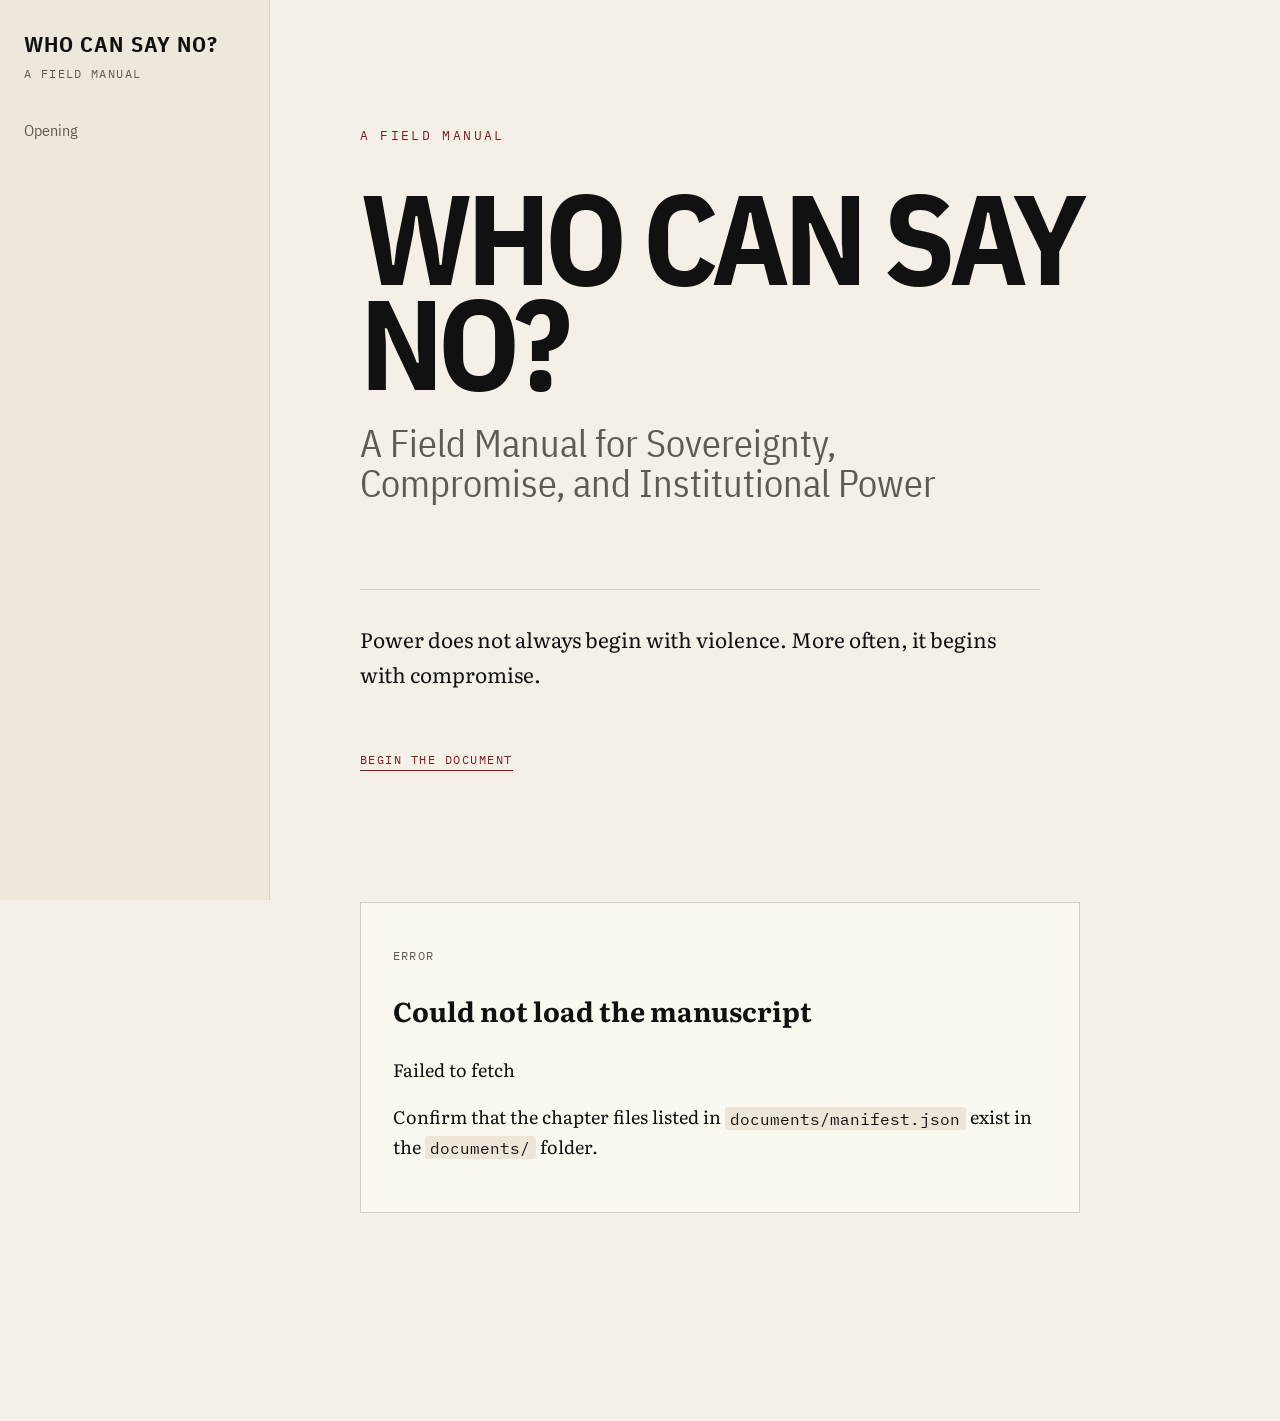
<file: index.html>
<!doctype html>
<html lang="en">
<head>
  <meta charset="utf-8">
  <meta name="viewport" content="width=device-width, initial-scale=1">
  <title>Who Can Say No?</title>
  <meta name="description" content="A Field Manual for Sovereignty, Compromise, and Institutional Power">
  <link rel="preconnect" href="https://fonts.googleapis.com">
  <link rel="preconnect" href="https://fonts.gstatic.com" crossorigin>
  <link href="https://fonts.googleapis.com/css2?family=IBM+Plex+Mono:wght@400;500&family=IBM+Plex+Sans+Condensed:wght@500;600;700&family=Literata:opsz,wght@7..72,400;7..72,500;7..72,600&display=swap" rel="stylesheet">
  <link rel="stylesheet" href="styles.css">
</head>
<body>
  <a class="skip-link" href="#main">Skip to main content</a>

  <header class="mobile-bar">
    <a class="mobile-title" href="#top">Who Can Say No?</a>
    <button id="toc-toggle" class="toc-toggle" type="button" aria-expanded="false" aria-controls="toc">Menu</button>
  </header>

  <nav id="toc" class="toc" aria-label="Table of contents">
    <div class="toc-title">WHO CAN SAY NO?</div>
    <div class="toc-subtitle">A Field Manual</div>
    <div id="toc-links" class="toc-links">
      <a href="#top">Opening</a>
    </div>
  </nav>

  <main id="main" class="book">
    <section class="opening" id="top">
      <p class="eyebrow">A Field Manual</p>
      <h1>WHO CAN SAY NO?</h1>
      <p class="subtitle">A Field Manual for Sovereignty, Compromise, and Institutional Power</p>
      <p class="opening-line">Power does not always begin with violence. More often, it begins with compromise.</p>
      <p><a class="begin" href="#manuscript">Begin the document</a></p>
    </section>

    <section id="manuscript" class="manuscript" aria-live="polite">
      <div class="loading-card">
        <p class="label">DOCUMENTS</p>
        <h2>Loading manuscript files…</h2>
        <p>The page is reading plain-text manuscript files from the <code>documents/</code> folder.</p>
      </div>
    </section>

    <noscript>
      <section class="chapter">
        <header class="chapter-header">
          <div class="chapter-kicker">JavaScript required</div>
          <h2>Manuscript loader unavailable</h2>
        </header>
        <article class="chapter-body">
          <p>This page loads the manuscript from the repository’s <code>documents/</code> folder. Enable JavaScript, or open the source documents directly in GitHub.</p>
        </article>
      </section>
    </noscript>
  </main>

  <script src="script.js"></script>
</body>
</html>
</file>
<file: styles.css>
:root {
  --bg: #f4f0e8;
  --paper: #fbf8f0;
  --ink: #111111;
  --muted: #5f5a52;
  --rule: #d7d0c4;
  --accent: #7a1f1f;
  --panel: #ece5d8;
  --sidebar: #eee8dc;
  --shadow: rgba(17, 17, 17, 0.08);
}

@media (prefers-color-scheme: dark) {
  :root {
    --bg: #11100e;
    --paper: #171512;
    --ink: #eee8dc;
    --muted: #aaa093;
    --rule: #34302a;
    --accent: #bf7659;
    --panel: #1f1c18;
    --sidebar: #15130f;
    --shadow: rgba(0, 0, 0, 0.35);
  }
}

* { box-sizing: border-box; }
html { scroll-behavior: smooth; }
body {
  margin: 0;
  background: var(--bg);
  color: var(--ink);
  font-family: Literata, Georgia, serif;
  font-size: 18px;
  line-height: 1.65;
  text-rendering: optimizeLegibility;
}

a { color: inherit; }
code {
  font-family: "IBM Plex Mono", ui-monospace, monospace;
  font-size: 0.88em;
  background: var(--panel);
  padding: 0.1em 0.35em;
  border-radius: 3px;
}

.skip-link {
  position: absolute;
  left: -999px;
  top: 0;
  z-index: 100;
  padding: 0.7rem 1rem;
  background: var(--ink);
  color: var(--bg);
}
.skip-link:focus { left: 0; }

.mobile-bar { display: none; }

.toc {
  position: fixed;
  inset: 0 auto 0 0;
  width: 270px;
  padding: 34px 24px;
  overflow-y: auto;
  background: var(--sidebar);
  border-right: 1px solid var(--rule);
}
.toc-title {
  font-family: "IBM Plex Sans Condensed", Inter, system-ui, sans-serif;
  font-size: 1.35rem;
  font-weight: 700;
  letter-spacing: 0.05em;
  line-height: 1;
}
.toc-subtitle, .label, .chapter-kicker {
  font-family: "IBM Plex Mono", ui-monospace, monospace;
  color: var(--muted);
  text-transform: uppercase;
  letter-spacing: 0.12em;
  font-size: 0.72rem;
}
.toc-subtitle { margin-top: 8px; }
.toc-links {
  margin-top: 30px;
  display: grid;
  gap: 0.15rem;
}
.toc a {
  display: block;
  padding: 0.5rem 0;
  color: var(--muted);
  text-decoration: none;
  font-family: "IBM Plex Sans Condensed", Inter, system-ui, sans-serif;
  font-size: 0.98rem;
  line-height: 1.15;
  border-bottom: 1px solid transparent;
}
.toc a:hover, .toc a.active {
  color: var(--ink);
  border-bottom-color: var(--rule);
}

.book {
  margin-left: 270px;
  min-height: 100vh;
}
.opening {
  min-height: 96vh;
  display: grid;
  align-content: center;
  max-width: 960px;
  padding: 7rem 7vw;
}
.eyebrow {
  font-family: "IBM Plex Mono", ui-monospace, monospace;
  color: var(--accent);
  text-transform: uppercase;
  letter-spacing: 0.18em;
  font-size: 0.82rem;
}
.opening h1 {
  margin: 0.2em 0 0;
  font-family: "IBM Plex Sans Condensed", Inter, system-ui, sans-serif;
  font-size: clamp(4rem, 10vw, 9rem);
  line-height: 0.82;
  letter-spacing: -0.045em;
}
.subtitle {
  max-width: 680px;
  margin-top: 1.7rem;
  font-family: "IBM Plex Sans Condensed", Inter, system-ui, sans-serif;
  font-size: clamp(1.35rem, 3vw, 2.35rem);
  line-height: 1.08;
  color: var(--muted);
}
.opening-line {
  max-width: 680px;
  margin-top: 3rem;
  padding-top: 2rem;
  border-top: 1px solid var(--rule);
  font-size: 1.3rem;
}
.begin {
  display: inline-block;
  margin-top: 1.2rem;
  color: var(--accent);
  font-family: "IBM Plex Mono", ui-monospace, monospace;
  font-size: 0.78rem;
  text-transform: uppercase;
  letter-spacing: 0.12em;
  text-decoration: none;
  border-bottom: 1px solid currentColor;
}

.manuscript { padding-bottom: 8rem; }
.chapter {
  max-width: 820px;
  padding: 7rem 7vw 2rem;
}
.chapter-header {
  margin-bottom: 3.2rem;
  padding-bottom: 1.6rem;
  border-bottom: 1px solid var(--rule);
}
.chapter h2 {
  margin: 0.35rem 0 0;
  font-family: "IBM Plex Sans Condensed", Inter, system-ui, sans-serif;
  font-size: clamp(2.5rem, 5vw, 5rem);
  line-height: 0.95;
  letter-spacing: -0.035em;
}
.chapter-body { max-width: 720px; }
.chapter-body p { margin: 0 0 1.05rem; }
.chapter-body p.question-line {
  margin: 2rem 0;
  padding: 1.2rem 1.35rem;
  background: var(--panel);
  border-left: 3px solid var(--accent);
  font-size: 1.18rem;
}
.chapter-body p.definition-line {
  padding-left: 1rem;
  border-left: 2px solid var(--rule);
  color: var(--muted);
}

.pullquote {
  margin: 3.5rem 0;
  padding: 2rem 0;
  border-top: 1px solid var(--rule);
  border-bottom: 1px solid var(--rule);
  font-size: clamp(1.65rem, 4vw, 2.65rem);
  line-height: 1.08;
  font-family: "IBM Plex Sans Condensed", Inter, system-ui, sans-serif;
  letter-spacing: -0.02em;
  color: var(--accent);
}

.block {
  margin: 2.5rem 0;
  padding: 1.25rem 1.35rem;
  border: 1px solid var(--rule);
  background: var(--paper);
  box-shadow: 0 8px 30px var(--shadow);
}
.block strong {
  font-family: "IBM Plex Sans Condensed", Inter, system-ui, sans-serif;
  font-size: 1.15rem;
}
.loading-card {
  max-width: 720px;
  margin: 0 7vw 5rem;
  padding: 2rem;
  border: 1px solid var(--rule);
  background: var(--paper);
}

.footer-inscription {
  max-width: 720px;
  margin: 6rem 7vw 0;
  padding: 3rem 0;
  border-top: 1px solid var(--rule);
  color: var(--muted);
  font-style: italic;
}

@media (max-width: 900px) {
  body { font-size: 16.5px; }
  .mobile-bar {
    display: flex;
    position: sticky;
    top: 0;
    z-index: 50;
    justify-content: space-between;
    align-items: center;
    padding: 0.8rem 1rem;
    background: color-mix(in srgb, var(--bg) 92%, transparent);
    border-bottom: 1px solid var(--rule);
    backdrop-filter: blur(10px);
  }
  .mobile-title, .toc-toggle {
    font-family: "IBM Plex Mono", ui-monospace, monospace;
    font-size: 0.78rem;
    text-transform: uppercase;
    letter-spacing: 0.12em;
    text-decoration: none;
    color: var(--ink);
  }
  .toc-toggle {
    border: 1px solid var(--rule);
    background: transparent;
    padding: 0.45rem 0.65rem;
  }
  .toc {
    display: none;
    position: sticky;
    top: 45px;
    width: auto;
    max-height: 70vh;
    padding: 1rem;
    border-right: 0;
    border-bottom: 1px solid var(--rule);
  }
  .toc.open { display: block; }
  .book { margin-left: 0; }
  .opening { padding: 5rem 1.25rem; }
  .chapter { padding: 5rem 1.25rem 1rem; }
  .loading-card { margin: 0 1.25rem 4rem; }
  .footer-inscription { margin-left: 1.25rem; margin-right: 1.25rem; }
}

@media (prefers-reduced-motion: reduce) {
  html { scroll-behavior: auto; }
}
</file>
